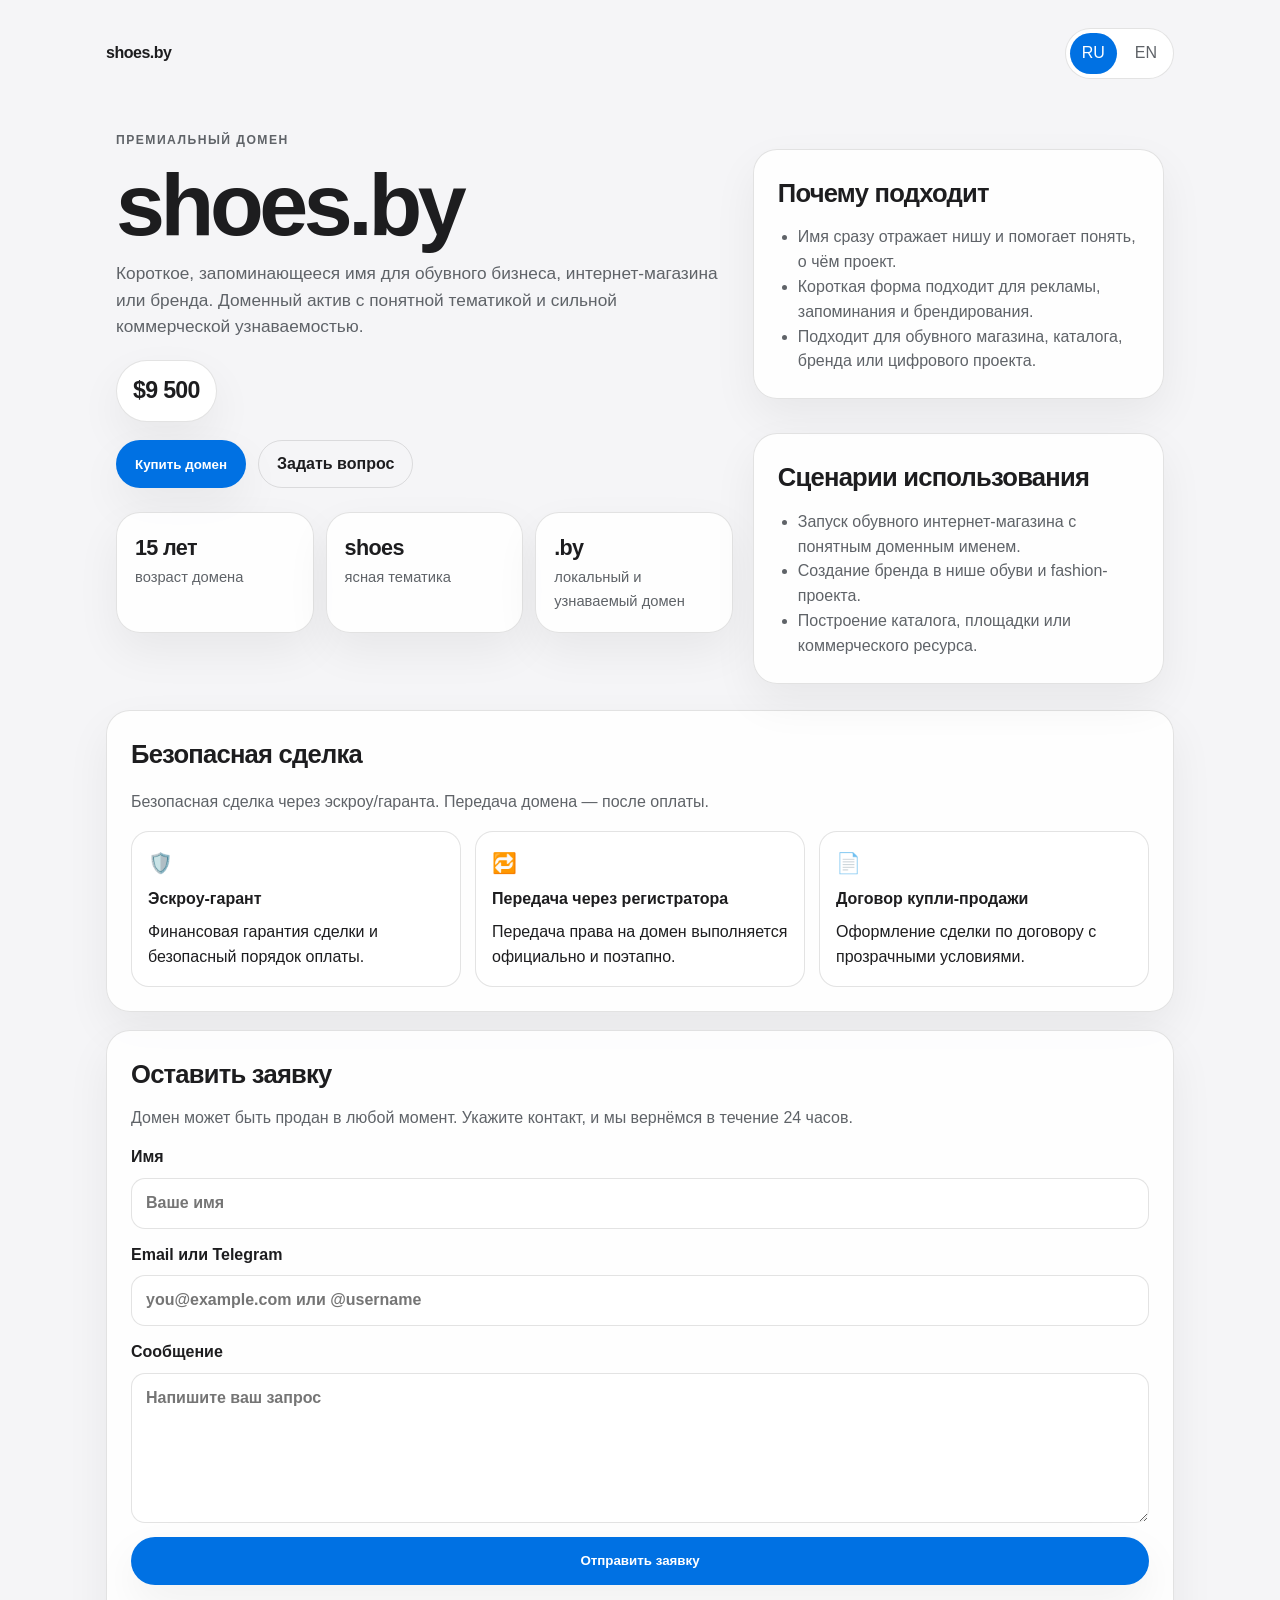
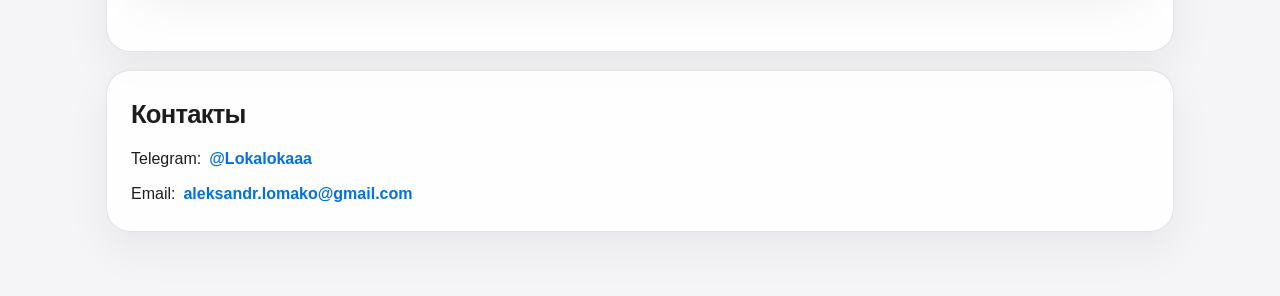
<file: index.html>
<!doctype html>
<html lang="ru">
  <head>
    <meta charset="UTF-8" />
    <meta name="viewport" content="width=device-width, initial-scale=1.0" />
    <title>shoes.by — премиальный домен продаётся</title>
    <meta
      name="description"
      content="shoes.by — премиальный домен для обувного бизнеса, интернет-магазина или бренда. Короткий, лаконичный и легко запоминающийся."
    />
    <meta property="og:title" content="shoes.by — премиальный домен продаётся" />
    <meta
      property="og:description"
      content="Короткий и запоминающийся домен для обувного бизнеса, интернет-магазина или бренда."
    />
    <meta
      property="og:image"
      content="data:image/svg+xml,%3Csvg xmlns='http://www.w3.org/2000/svg' viewBox='0 0 1200 630'%3E%3Crect width='1200' height='630' fill='%23f5f5f7'/%3E%3Ctext x='50%25' y='46%25' text-anchor='middle' font-size='200' font-family='Arial, sans-serif'%3E👟%3C/text%3E%3Ctext x='50%25' y='72%25' text-anchor='middle' font-size='58' fill='%231d1d1f' font-family='Arial, sans-serif'%3Eshoes.by%3C/text%3E%3C/svg%3E"
    />
    <meta name="twitter:card" content="summary_large_image" />
    <link
      rel="icon"
      href="data:image/svg+xml,%3Csvg xmlns='http://www.w3.org/2000/svg' viewBox='0 0 64 64'%3E%3Crect width='64' height='64' rx='14' fill='%23f5f5f7'/%3E%3Ctext x='50%25' y='51%25' text-anchor='middle' font-size='34'%3E👟%3C/text%3E%3C/svg%3E"
    />

    <!-- Yandex.Metrika counter -->
    <script type="text/javascript">
        (function(m,e,t,r,i,k,a){
            m[i]=m[i]||function(){(m[i].a=m[i].a||[]).push(arguments)};
            m[i].l=1*new Date();
            for (var j = 0; j < document.scripts.length; j++) {if (document.scripts[j].src === r) { return; }}
            k=e.createElement(t),a=e.getElementsByTagName(t)[0],k.async=1,k.src=r,a.parentNode.insertBefore(k,a)
        })(window, document,'script','https://mc.yandex.ru/metrika/tag.js?id=110999324', 'ym');

        ym(110999324, 'init', {ssr:true, webvisor:true, clickmap:true, ecommerce:"dataLayer", referrer: document.referrer, url: location.href, accurateTrackBounce:true, trackLinks:true});
    </script>
    <noscript><div><img src="https://mc.yandex.ru/watch/110999324" style="position:absolute; left:-9999px;" alt="" /></div></noscript>
    <!-- /Yandex.Metrika counter -->

    <style>
      :root {
        color-scheme: light;
        --bg: #f5f5f7;
        --bg-2: #ffffff;
        --text: #1d1d1f;
        --muted: #5f6368;
        --line: rgba(29, 29, 31, 0.12);
        --card: rgba(255, 255, 255, 0.86);
        --accent: #0071e3;
        --accent-strong: #005ec6;
        --success: #1f8f5f;
        --danger: #b42318;
        --shadow: 0 18px 45px rgba(0, 0, 0, 0.06);
        --radius: 24px;
      }

      * {
        box-sizing: border-box;
      }

      html {
        scroll-behavior: smooth;
      }

      body {
        margin: 0;
        font-family: -apple-system, BlinkMacSystemFont, "Segoe UI", Arial, sans-serif;
        background: var(--bg);
        color: var(--text);
        line-height: 1.55;
      }

      a {
        color: inherit;
      }

      .wrap {
        max-width: 1100px;
        margin: 0 auto;
        padding: 22px 16px 64px;
      }

      .site-header {
        display: flex;
        align-items: center;
        justify-content: space-between;
        gap: 12px;
        margin-bottom: 18px;
        padding: 6px 0;
      }

      .brand {
        font-weight: 700;
        letter-spacing: -0.03em;
      }

      .lang-switch {
        display: inline-flex;
        gap: 6px;
        padding: 4px;
        border: 1px solid var(--line);
        border-radius: 999px;
        background: var(--bg-2);
      }

      .lang-btn {
        border: 0;
        background: transparent;
        padding: 8px 12px;
        border-radius: 999px;
        color: var(--muted);
        cursor: pointer;
        font: inherit;
      }

      .lang-btn.is-active {
        background: var(--accent);
        color: #fff;
      }

      .hero {
        padding: 28px 10px 8px;
      }

      .hero-grid {
        display: grid;
        gap: 20px;
        align-items: start;
      }

      .eyebrow {
        text-transform: uppercase;
        letter-spacing: 0.12em;
        font-size: 0.76rem;
        font-weight: 700;
        color: var(--muted);
        margin: 0 0 12px;
      }

      h1 {
        margin: 0 0 12px;
        font-size: clamp(3rem, 8vw, 5.5rem);
        line-height: 0.98;
        letter-spacing: -0.05em;
      }

      .subtitle {
        font-size: 1.08rem;
        color: var(--muted);
        max-width: 760px;
        margin: 0 0 20px;
      }

      .price-box {
        display: inline-flex;
        align-items: center;
        gap: 10px;
        flex-wrap: wrap;
        margin: 0 0 18px;
        padding: 12px 16px;
        background: var(--bg-2);
        border: 1px solid var(--line);
        border-radius: 999px;
        box-shadow: var(--shadow);
      }

      .price {
        font-size: 1.45rem;
        font-weight: 800;
        letter-spacing: -0.03em;
      }

      .actions {
        display: flex;
        gap: 12px;
        flex-wrap: wrap;
        margin-bottom: 24px;
      }

      .modal {
        position: fixed;
        inset: 0;
        display: none;
        align-items: center;
        justify-content: center;
        padding: 16px;
        background: rgba(0, 0, 0, 0.48);
        z-index: 50;
      }

      .modal.is-open {
        display: flex;
      }

      .modal-card {
        width: min(100%, 560px);
        padding: 22px;
        border-radius: 24px;
        background: var(--bg-2);
        border: 1px solid var(--line);
        box-shadow: var(--shadow);
      }

      .modal-header {
        display: flex;
        justify-content: space-between;
        align-items: center;
        gap: 12px;
        margin-bottom: 12px;
      }

      .modal-close {
        border: 0;
        background: transparent;
        color: var(--muted);
        font-size: 1.5rem;
        cursor: pointer;
      }

      .btn {
        display: inline-flex;
        align-items: center;
        justify-content: center;
        min-height: 48px;
        padding: 0 18px;
        border-radius: 999px;
        border: 1px solid transparent;
        text-decoration: none;
        font-weight: 700;
        cursor: pointer;
      }

      .btn.primary {
        background: var(--accent);
        color: #fff;
        box-shadow: var(--shadow);
      }

      .btn.primary:hover,
      .btn.primary:focus-visible {
        background: var(--accent-strong);
      }

      .btn.secondary {
        background: transparent;
        border-color: var(--line);
        color: var(--text);
      }

      .btn:focus-visible,
      input:focus-visible,
      textarea:focus-visible,
      .lang-btn:focus-visible {
        outline: 3px solid rgba(0, 113, 227, 0.24);
        outline-offset: 2px;
      }

      .stats {
        display: grid;
        grid-template-columns: repeat(auto-fit, minmax(180px, 1fr));
        gap: 12px;
        margin-top: 8px;
      }

      .stat,
      .card {
        background: var(--card);
        border: 1px solid var(--line);
        border-radius: var(--radius);
        box-shadow: var(--shadow);
      }

      .stat {
        padding: 18px;
      }

      .value {
        display: block;
        font-weight: 800;
        letter-spacing: -0.03em;
        font-size: 1.35rem;
      }

      .label {
        color: var(--muted);
        font-size: 0.92rem;
      }

      .stack {
        display: grid;
        gap: 16px;
      }

      .card {
        padding: 24px;
      }

      h2 {
        margin: 0 0 12px;
        font-size: 1.6rem;
        letter-spacing: -0.03em;
      }

      p,
      li {
        color: var(--muted);
      }

      ul {
        margin: 0;
        padding-left: 20px;
      }

      .safe-grid {
        display: grid;
        grid-template-columns: repeat(auto-fit, minmax(220px, 1fr));
        gap: 14px;
        margin-top: 14px;
      }

      .safe-item {
        display: grid;
        gap: 8px;
        padding: 16px;
        border: 1px solid var(--line);
        border-radius: 18px;
        background: var(--bg-2);
      }

      .safe-icon {
        font-size: 1.25rem;
      }

      .safe-title {
        font-weight: 700;
        color: var(--text);
      }

      .contact-row {
        display: flex;
        gap: 8px;
        flex-wrap: wrap;
        margin-top: 10px;
      }

      .contact-row a,
      .plain-email {
        color: var(--accent);
        font-weight: 700;
        text-decoration: none;
      }

      .form-card {
        margin-top: 16px;
      }

      .form-note {
        margin: 0 0 14px;
      }

      .contact-form {
        display: grid;
        gap: 14px;
      }

      .contact-form label {
        display: grid;
        gap: 8px;
        font-weight: 600;
      }

      .field {
        width: 100%;
        padding: 12px 14px;
        border-radius: 14px;
        border: 1px solid var(--line);
        background: var(--bg-2);
        color: var(--text);
        font: inherit;
      }

      textarea.field {
        min-height: 120px;
        resize: vertical;
      }

      .honeypot {
        position: absolute;
        opacity: 0;
        pointer-events: none;
        height: 0;
        width: 0;
      }

      .status {
        min-height: 1.4em;
        font-weight: 700;
        margin-top: 6px;
      }

      .status.success {
        color: var(--success);
      }

      .status.error {
        color: var(--danger);
      }

      .sr-only {
        position: absolute;
        width: 1px;
        height: 1px;
        padding: 0;
        margin: -1px;
        overflow: hidden;
        clip: rect(0, 0, 0, 0);
        white-space: nowrap;
        border: 0;
      }

      @media (min-width: 780px) {
        .hero-grid {
          grid-template-columns: 1.2fr 0.8fr;
        }

        .card {
          margin-top: 18px;
        }
      }

      @media (max-width: 640px) {
        .wrap {
          padding-inline: 12px;
        }

        .site-header {
          align-items: flex-start;
          flex-direction: column;
        }

        .price-box {
          align-items: flex-start;
        }

        .actions {
          flex-direction: column;
        }

        .btn {
          width: 100%;
        }
      }
    </style>
  </head>
  <body>
    <div class="wrap">
      <header class="site-header">
        <div class="brand">shoes.by</div>
        <div class="lang-switch" aria-label="Language switcher">
          <button class="lang-btn is-active" type="button" data-lang="ru">RU</button>
          <button class="lang-btn" type="button" data-lang="en">EN</button>
        </div>
      </header>

      <main>
        <section class="hero">
          <div class="hero-grid">
            <div>
              <p class="eyebrow" data-i18n="eyebrow">Премиальный домен</p>
              <h1>shoes.by</h1>
              <p class="subtitle" data-i18n="subtitle">
                Короткое, запоминающееся имя для обувного бизнеса, интернет-магазина или бренда.
                Доменный актив с понятной тематикой и сильной коммерческой узнаваемостью.
              </p>

              <div class="price-box">
                <span class="price" data-i18n="price">$9 500</span>
              </div>

              <div class="actions">
                <button class="btn primary" type="button" data-open-modal data-i18n="ctaBuy">Купить домен</button>
                <a class="btn secondary" href="https://t.me/Lokalokaaa" target="_blank" rel="noreferrer" data-i18n="ctaQuestion">Задать вопрос</a>
              </div>

              <div class="stats">
                <div class="stat">
                  <span class="value">15 лет</span>
                  <span class="label" data-i18n="statAge">возраст домена</span>
                </div>
                <div class="stat">
                  <span class="value">shoes</span>
                  <span class="label" data-i18n="statMeaning">ясная тематика</span>
                </div>
                <div class="stat">
                  <span class="value">.by</span>
                  <span class="label" data-i18n="statZone">локальный и узнаваемый домен</span>
                </div>
              </div>
            </div>

            <aside class="stack">
              <section class="card">
                <h2 data-i18n="whyTitle">Почему подходит</h2>
                <ul>
                  <li data-i18n="why1">Имя сразу отражает нишу и помогает понять, о чём проект.</li>
                  <li data-i18n="why2">Короткая форма подходит для рекламы, запоминания и брендирования.</li>
                  <li data-i18n="why3">Подходит для обувного магазина, каталога, бренда или цифрового проекта.</li>
                </ul>
              </section>

              <section class="card">
                <h2 data-i18n="usageTitle">Сценарии использования</h2>
                <ul>
                  <li data-i18n="usage1">Запуск обувного интернет-магазина с понятным доменным именем.</li>
                  <li data-i18n="usage2">Создание бренда в нише обуви и fashion-проекта.</li>
                  <li data-i18n="usage3">Построение каталога, площадки или коммерческого ресурса.</li>
                </ul>
              </section>
            </aside>
          </div>
        </section>

        <section class="card">
          <h2 data-i18n="trustTitle">Безопасная сделка</h2>
          <p data-i18n="trustText">
            Безопасная сделка через эскроу/гаранта. Передача домена — после оплаты.
          </p>

          <div class="safe-grid">
            <div class="safe-item">
              <div class="safe-icon">🛡️</div>
              <div class="safe-title" data-i18n="safe1Title">Эскроу-гарант</div>
              <div data-i18n="safe1Text">Финансовая гарантия сделки и безопасный порядок оплаты.</div>
            </div>
            <div class="safe-item">
              <div class="safe-icon">🔁</div>
              <div class="safe-title" data-i18n="safe2Title">Передача через регистратора</div>
              <div data-i18n="safe2Text">Передача права на домен выполняется официально и поэтапно.</div>
            </div>
            <div class="safe-item">
              <div class="safe-icon">📄</div>
              <div class="safe-title" data-i18n="safe3Title">Договор купли-продажи</div>
              <div data-i18n="safe3Text">Оформление сделки по договору с прозрачными условиями.</div>
            </div>
          </div>
        </section>

        <section class="card form-card" id="lead-form">
          <h2 data-i18n="formTitle">Оставить заявку</h2>
          <p class="form-note" data-i18n="formNote">
            Домен может быть продан в любой момент. Укажите контакт, и мы вернёмся в течение 24 часов.
          </p>

          <form class="contact-form" id="contactForm" novalidate>
            <input type="text" class="honeypot" name="website" tabindex="-1" autocomplete="off" />

            <label>
              <span data-i18n="labelName">Имя</span>
              <input class="field" type="text" name="name" data-i18n-placeholder="placeholderName" placeholder="Ваше имя" required />
            </label>

            <label>
              <span data-i18n="labelContact">Email или Telegram</span>
              <input class="field" type="text" name="contact" data-i18n-placeholder="placeholderContact" placeholder="you@example.com или @username" required />
            </label>

            <label>
              <span data-i18n="labelMessage">Сообщение</span>
              <textarea class="field" name="message" rows="5" data-i18n-placeholder="placeholderMessage" placeholder="Напишите ваш запрос" required></textarea>
            </label>

            <button class="btn primary" type="submit" data-i18n="submit">Отправить заявку</button>
            <div class="status" id="formStatus" aria-live="polite"></div>
          </form>
        </section>

        <div class="modal" id="leadModal" aria-hidden="true">
          <div class="modal-card" role="dialog" aria-modal="true" aria-labelledby="modalTitle">
            <div class="modal-header">
              <h2 id="modalTitle" data-i18n="formTitle">Оставить заявку</h2>
              <button class="modal-close" type="button" aria-label="Close">×</button>
            </div>
            <p class="form-note" data-i18n="formNote">
              Домен может быть продан в любой момент. Укажите контакт, и мы вернёмся в течение 24 часов.
            </p>
            <form class="contact-form" id="modalForm" novalidate>
              <input type="text" class="honeypot" name="website" tabindex="-1" autocomplete="off" />

              <label>
                <span data-i18n="labelName">Имя</span>
                <input class="field" type="text" name="name" data-i18n-placeholder="placeholderName" placeholder="Ваше имя" required />
              </label>

              <label>
                <span data-i18n="labelContact">Email или Telegram</span>
                <input class="field" type="text" name="contact" data-i18n-placeholder="placeholderContact" placeholder="you@example.com или @username" required />
              </label>

              <label>
                <span data-i18n="labelMessage">Сообщение</span>
                <textarea class="field" name="message" rows="5" data-i18n-placeholder="placeholderMessage" placeholder="Напишите ваш запрос" required></textarea>
              </label>

              <button class="btn primary" type="submit" data-i18n="submit">Отправить заявку</button>
              <div class="status" id="modalStatus" aria-live="polite"></div>
            </form>
          </div>
        </div>

        <section class="card">
          <h2 data-i18n="contactsTitle">Контакты</h2>
          <div class="contact-row">
            <span data-i18n="telegramLabel">Telegram:</span>
            <a href="https://t.me/Lokalokaaa" target="_blank" rel="noreferrer">@Lokalokaaa</a>
          </div>
          <div class="contact-row">
            <span data-i18n="emailLabel">Email:</span>
            <span class="plain-email">aleksandr.lomako@gmail.com</span>
          </div>
        </section>
      </main>
    </div>

    <script>
      const FORM_ENDPOINT = 'https://formsubmit.co/ajax/aleksandr.lomako@gmail.com';
      // заменить на свой endpoint формы, если используете другой сервис

      const translations = {
        ru: {
          eyebrow: 'Премиальный домен',
          subtitle: 'Короткое, запоминающееся имя для обувного бизнеса, интернет-магазина или бренда. Доменный актив с понятной тематикой и сильной коммерческой узнаваемостью.',
          price: '$9 500',
          ctaBuy: 'Купить домен',
          ctaQuestion: 'Задать вопрос',
          statAge: 'возраст домена',
          statMeaning: 'ясная тематика',
          statZone: 'локальный и узнаваемый домен',
          whyTitle: 'Почему подходит',
          why1: 'Имя сразу отражает нишу и помогает понять, о чём проект.',
          why2: 'Короткая форма подходит для рекламы, запоминания и брендирования.',
          why3: 'Подходит для обувного магазина, каталога, бренда или цифрового проекта.',
          usageTitle: 'Сценарии использования',
          usage1: 'Запуск обувного интернет-магазина с понятным доменным именем.',
          usage2: 'Создание бренда в нише обуви и fashion-проекта.',
          usage3: 'Построение каталога, площадки или коммерческого ресурса.',
          trustTitle: 'Безопасная сделка',
          trustText: 'Безопасная сделка через эскроу/гаранта. Передача домена — после оплаты.',
          safe1Title: 'Эскроу-гарант',
          safe1Text: 'Финансовая гарантия сделки и безопасный порядок оплаты.',
          safe2Title: 'Передача через регистратора',
          safe2Text: 'Передача права на домен выполняется официально и поэтапно.',
          safe3Title: 'Договор купли-продажи',
          safe3Text: 'Оформление сделки по договору с прозрачными условиями.',
          formTitle: 'Оставить заявку',
          formNote: 'Домен может быть продан в любой момент. Укажите контакт, и мы вернёмся в течение 24 часов.',
          labelName: 'Имя',
          labelContact: 'Email или Telegram',
          labelMessage: 'Сообщение',
          placeholderName: 'Ваше имя',
          placeholderContact: 'you@example.com или @username',
          placeholderMessage: 'Напишите ваш запрос',
          submit: 'Отправить заявку',
          contactsTitle: 'Контакты',
          telegramLabel: 'Telegram:',
          emailLabel: 'Email:',
          spamRejected: 'Заявка отклонена как спам.',
          fillRequired: 'Пожалуйста, заполните все обязательные поля.',
          sending: 'Отправка...',
          submitSuccess: 'Заявка отправлена, ответим в течение 24 часов.',
          submitError: 'Не удалось отправить заявку. Проверьте endpoint формы в конфиге и повторите попытку.',
          title: 'shoes.by — премиальный домен продаётся',
          description: 'shoes.by — премиальный домен для обувного бизнеса, интернет-магазина или бренда. Короткий, лаконичный и легко запоминающийся.',
          ogTitle: 'shoes.by — премиальный домен продаётся',
          ogDescription: 'Короткий и запоминающийся домен для обувного бизнеса, интернет-магазина или бренда.'
        },
        en: {
          eyebrow: 'Premium domain',
          subtitle: 'A short, memorable name for a footwear business, online store, or brand. A domain asset with a clear niche and strong commercial recognition.',
          price: '$9 500',
          ctaBuy: 'Buy domain',
          ctaQuestion: 'Ask a question',
          statAge: 'domain age',
          statMeaning: 'clear niche',
          statZone: 'local and recognizable domain',
          whyTitle: 'Why it fits',
          why1: 'The name immediately reflects the niche and helps people understand the project.',
          why2: 'Its short form works well for marketing, memorability, and branding.',
          why3: 'Suitable for a footwear store, catalogue, brand, or digital project.',
          usageTitle: 'Use cases',
          usage1: 'Launch an online footwear store with a clear domain name.',
          usage2: 'Build a brand in the footwear and fashion niche.',
          usage3: 'Create a catalogue, marketplace, or commercial resource.',
          trustTitle: 'Safe transaction',
          trustText: 'A secure transaction through escrow/guarantor. Domain transfer happens after payment.',
          safe1Title: 'Escrow guarantor',
          safe1Text: 'A financial guarantee for the transaction and a safe payment process.',
          safe2Title: 'Transfer via registrar',
          safe2Text: 'The domain rights are transferred officially and in stages.',
          safe3Title: 'Sales agreement',
          safe3Text: 'The deal is documented with a clear and transparent agreement.',
          formTitle: 'Send a request',
          formNote: 'The domain can be sold at any time. Leave your contact details and we will reply within 24 hours.',
          labelName: 'Name',
          labelContact: 'Email or Telegram',
          labelMessage: 'Message',
          placeholderName: 'Your name',
          placeholderContact: 'you@example.com or @username',
          placeholderMessage: 'Write your request',
          submit: 'Send request',
          contactsTitle: 'Contacts',
          telegramLabel: 'Telegram:',
          emailLabel: 'Email:',
          spamRejected: 'Submission rejected as spam.',
          fillRequired: 'Please fill in all required fields.',
          sending: 'Sending...',
          submitSuccess: 'Request sent, we will reply within 24 hours.',
          submitError: 'Could not send the request. Check the form endpoint in the config and try again.',
          title: 'shoes.by — premium domain for sale',
          description: 'shoes.by — a premium domain for a footwear business, online store, or brand. Short, concise, and easy to remember.',
          ogTitle: 'shoes.by — premium domain for sale',
          ogDescription: 'A short and memorable domain for a footwear business, online store, or brand.'
        }
      };

      const form = document.getElementById('contactForm');
      const modalForm = document.getElementById('modalForm');
      const formStatus = document.getElementById('formStatus');
      const modalStatus = document.getElementById('modalStatus');
      const modal = document.getElementById('leadModal');
      const modalClose = document.querySelector('.modal-close');
      const openModalButtons = document.querySelectorAll('[data-open-modal]');
      const langButtons = document.querySelectorAll('.lang-btn');
      const i18nNodes = document.querySelectorAll('[data-i18n]');
      const i18nPlaceholders = document.querySelectorAll('[data-i18n-placeholder]');
      const titleNode = document.querySelector('title');
      const metaDescription = document.querySelector('meta[name="description"]');
      const ogTitle = document.querySelector('meta[property="og:title"]');
      const ogDescription = document.querySelector('meta[property="og:description"]');

      let currentLang = 'ru';

      function setLanguage(lang) {
        const t = translations[lang] || translations.ru;
        currentLang = translations[lang] ? lang : 'ru';
        document.documentElement.lang = lang;
        i18nNodes.forEach((node) => {
          const key = node.dataset.i18n;
          if (t[key]) node.textContent = t[key];
        });
        i18nPlaceholders.forEach((node) => {
          const key = node.dataset.i18nPlaceholder;
          if (t[key]) node.placeholder = t[key];
        });
        titleNode.textContent = t.title;
        metaDescription.setAttribute('content', t.description);
        ogTitle.setAttribute('content', t.ogTitle);
        ogDescription.setAttribute('content', t.ogDescription);
        langButtons.forEach((btn) => {
          const active = btn.dataset.lang === lang;
          btn.classList.toggle('is-active', active);
          btn.setAttribute('aria-pressed', String(active));
        });
      }

      function openModal() {
        modal.classList.add('is-open');
        modal.setAttribute('aria-hidden', 'false');
      }

      function closeModal() {
        modal.classList.remove('is-open');
        modal.setAttribute('aria-hidden', 'true');
      }

      openModalButtons.forEach((button) => {
        button.addEventListener('click', openModal);
      });

      modalClose.addEventListener('click', closeModal);
      modal.addEventListener('click', (event) => {
        if (event.target === modal) closeModal();
      });

      document.addEventListener('keydown', (event) => {
        if (event.key === 'Escape' && modal.classList.contains('is-open')) {
          closeModal();
        }
      });

      langButtons.forEach((btn) => {
        btn.addEventListener('click', () => setLanguage(btn.dataset.lang));
      });

      async function submitForm(formElement, statusElement) {
        const t = translations[currentLang] || translations.ru;
        statusElement.className = 'status';

        const formData = new FormData(formElement);
        const honeypot = formData.get('website');
        if (honeypot) {
          statusElement.textContent = t.spamRejected;
          return;
        }

        const name = String(formData.get('name') || '').trim();
        const contact = String(formData.get('contact') || '').trim();
        const message = String(formData.get('message') || '').trim();

        if (!name || !contact || !message) {
          statusElement.classList.add('error');
          statusElement.textContent = t.fillRequired;
          return;
        }

        formElement.querySelector('button[type="submit"]').disabled = true;
        statusElement.textContent = t.sending;

        try {
          const response = await fetch(FORM_ENDPOINT, {
            method: 'POST',
            body: formData,
            headers: {
              Accept: 'application/json'
            }
          });

          const result = await response.json().catch(() => null);

          if (!response.ok || !result || result.success === 'false' || result.success === false) {
            throw new Error('Request failed');
          }

          formElement.reset();
          statusElement.classList.add('success');
          statusElement.textContent = t.submitSuccess;
          closeModal();
        } catch (error) {
          statusElement.classList.add('error');
          statusElement.textContent = t.submitError;
        } finally {
          formElement.querySelector('button[type="submit"]').disabled = false;
        }
      }

      form.addEventListener('submit', async (event) => {
        event.preventDefault();
        await submitForm(form, formStatus);
      });

      modalForm.addEventListener('submit', async (event) => {
        event.preventDefault();
        await submitForm(modalForm, modalStatus);
      });

      setLanguage('ru');
    </script>
  </body>
</html>
</file>
